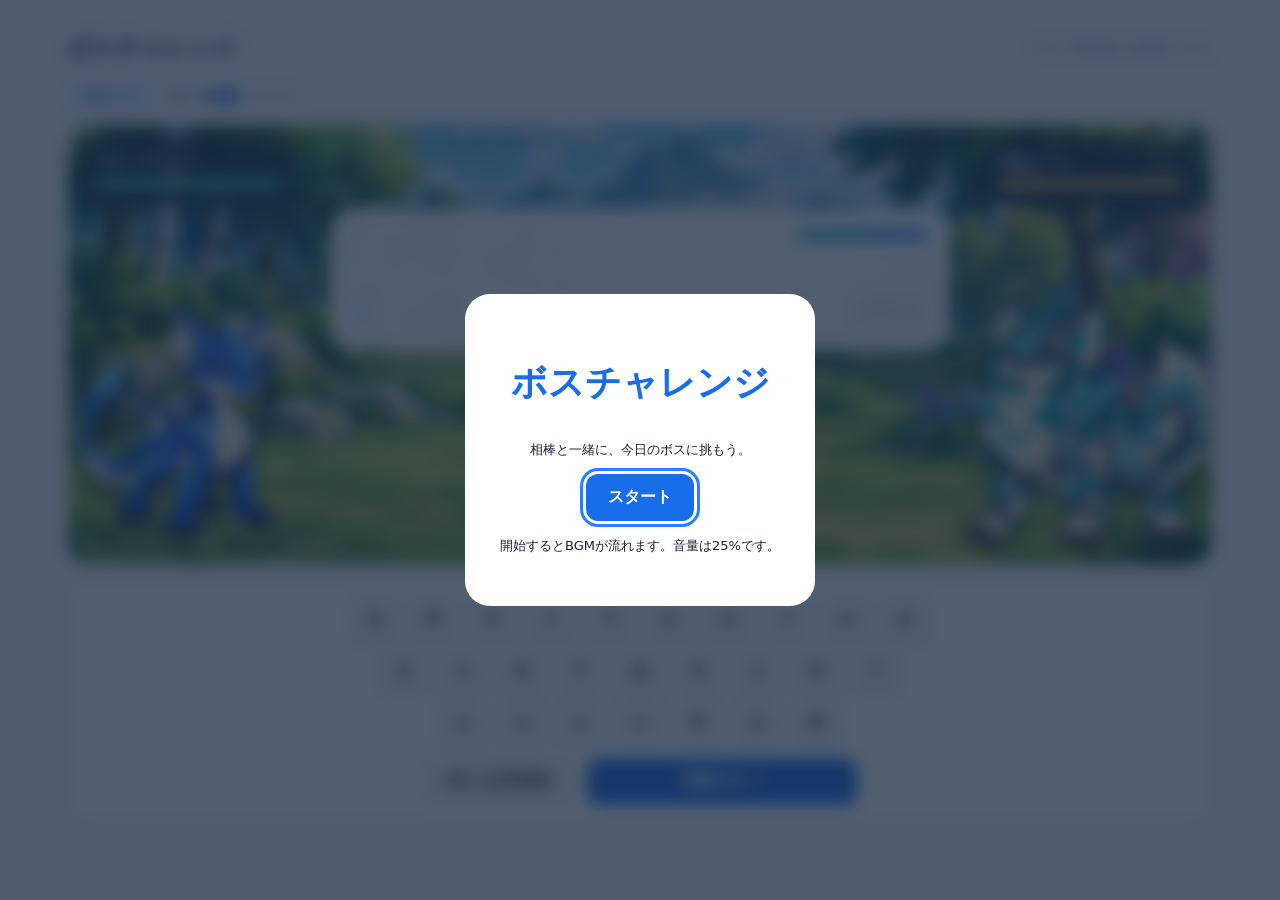
<file: boss-demo.html>
<!doctype html><html lang="ja"><head><meta charset="utf-8"><meta name="viewport" content="width=device-width,initial-scale=1"><title>相棒ボスチャレンジ</title><link rel="stylesheet" href="boss-battle-demo.css?v=6"></head><body><main><header><h1>ボスチャレンジ</h1><p>デモ · 学習記録には影響しません</p></header><div class="audio-bar"><button id="music-toggle" onclick="toggleMusic()" aria-pressed="false">BGM オフ</button><label>音量 <input id="music-volume" type="range" min="0" max="100" value="25" oninput="setVolume(this.value)"></label><span id="music-status" aria-live="polite"></span></div><audio id="bgm" loop preload="metadata"></audio><section id="stage" class="stage"><div class="stats left"><strong>ブルードラゴン</strong><div class="hp"><i id="ally-hp"></i></div><small id="ally-label"></small></div><div class="stats right"><strong id="boss-name">石竜ガルド</strong><div class="hp"><i id="boss-hp"></i></div><small id="boss-label"></small></div><div id="ally" class="ally"><img src="assets/buddy-blue-dragon.png" alt="ブルードラゴン"></div><img id="boss" class="boss" src="assets/boss-stone-dragon-anime.png" alt="石竜ガルド"><section id="question" class="question"><div class="top"><b id="counter"></b><div id="timer" role="progressbar" aria-label="残り時間" aria-valuemin="0" aria-valuemax="35"><i id="time-fill"></i><span id="time-status"></span></div></div><p id="sentence"></p><p id="translation"></p><small id="count"></small><div id="slots" aria-label="解答の文字" role="group"></div><p id="feedback" aria-live="polite"></p><div class="controls"><button id="hint" onclick="hint()"></button><button id="giveup" onclick="hurt('ギブアップ')">ギブアップ</button></div></section></section><section class="keyboard"><div id="keys"></div><div class="actions"><button id="delete" onclick="erase()">⌫ １文字消す</button><button id="submit" onclick="check()">攻撃する ↵</button></div></section></main><div id="selection" class="result" role="dialog" aria-modal="true" aria-labelledby="selection-title"><div><h2 id="selection-title">ボスチャレンジ</h2><p>相棒と一緒に、今日のボスに挑もう。</p><button id="start-battle" onclick="startBattle()">スタート</button><p>開始するとBGMが流れます。音量は25%です。</p></div></div><div id="result" class="result hidden" role="dialog" aria-modal="true" aria-labelledby="result-title"><div><h2 id="result-title"></h2><p id="result-text"></p><strong id="reward"></strong><p>デモのため経験値は実際には加算されません。</p><button onclick="chooseAgain()">もう一度挑戦</button></div></div><script src="example-data.js"></script><script src="qc-feedback.js?v=20261004-highlight3"></script><script src="boss-battle-demo.js?v=20261007-time"></script></body></html>
</file>
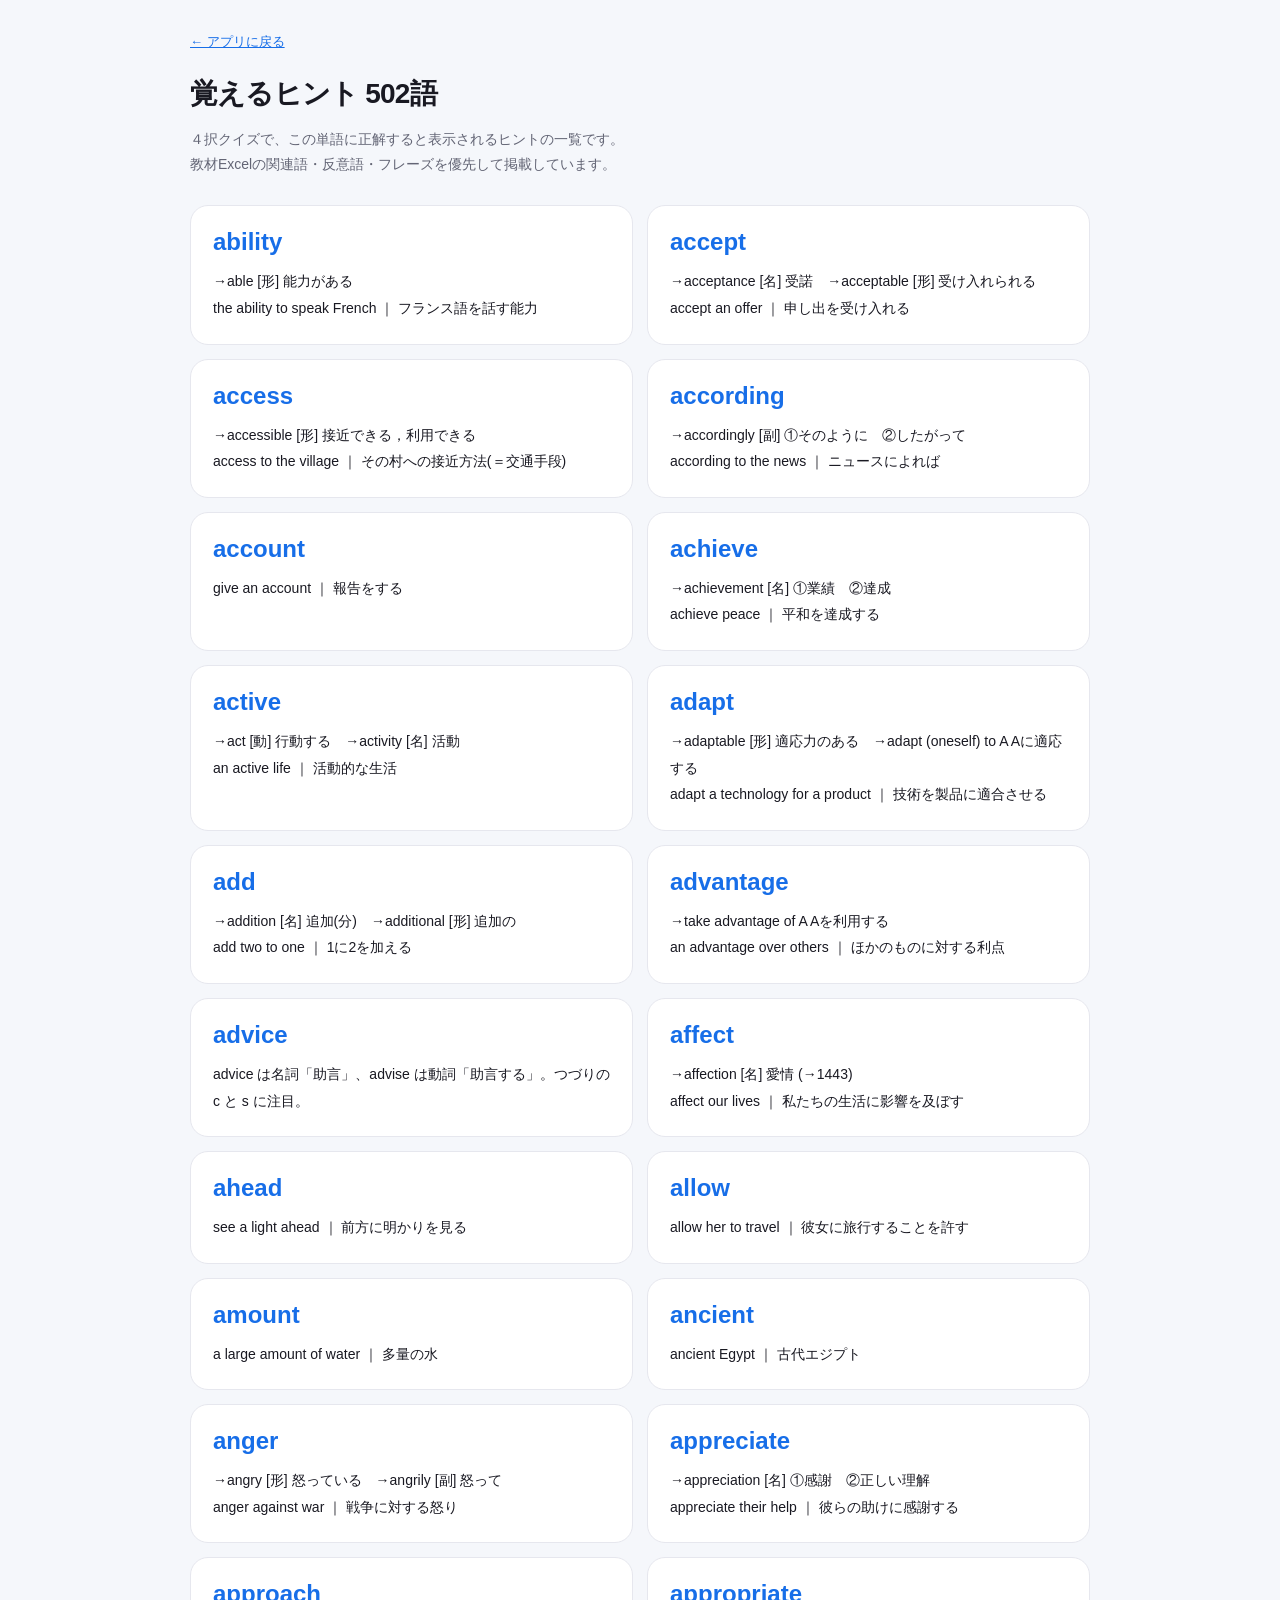
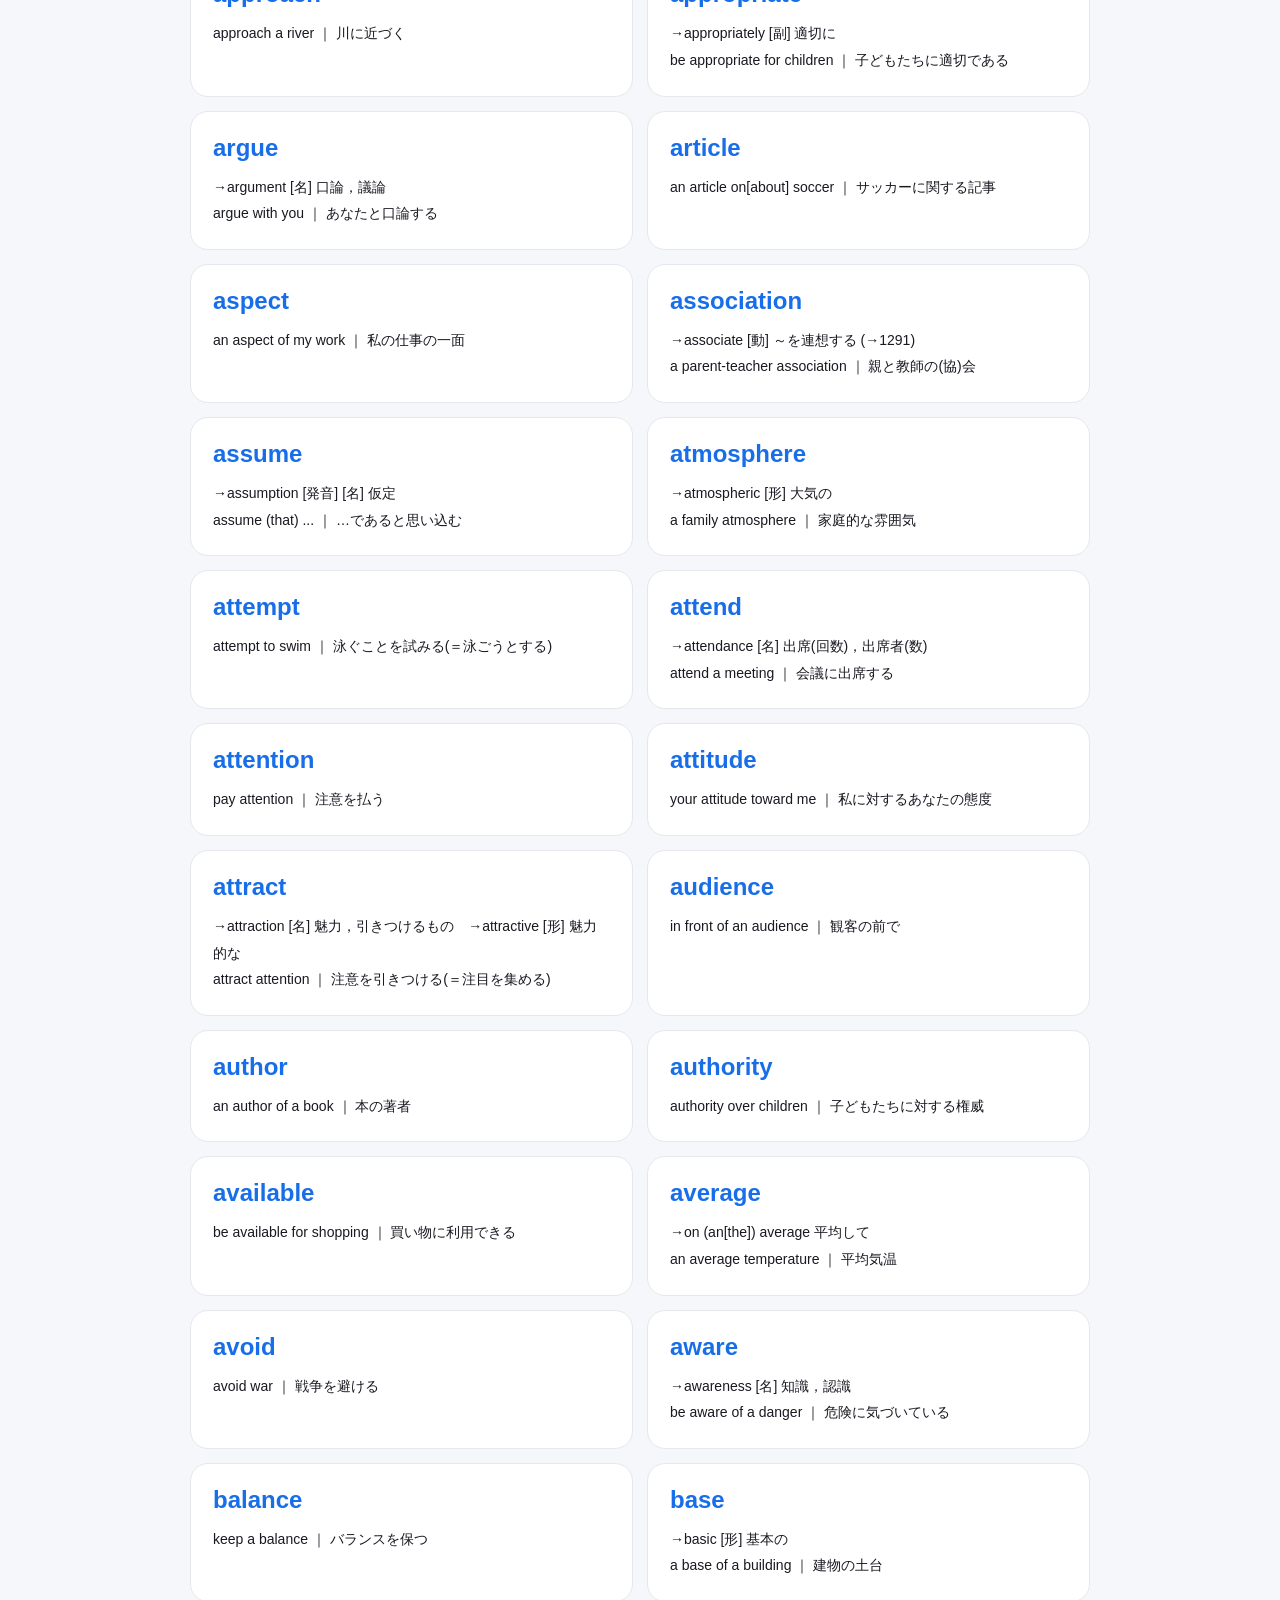
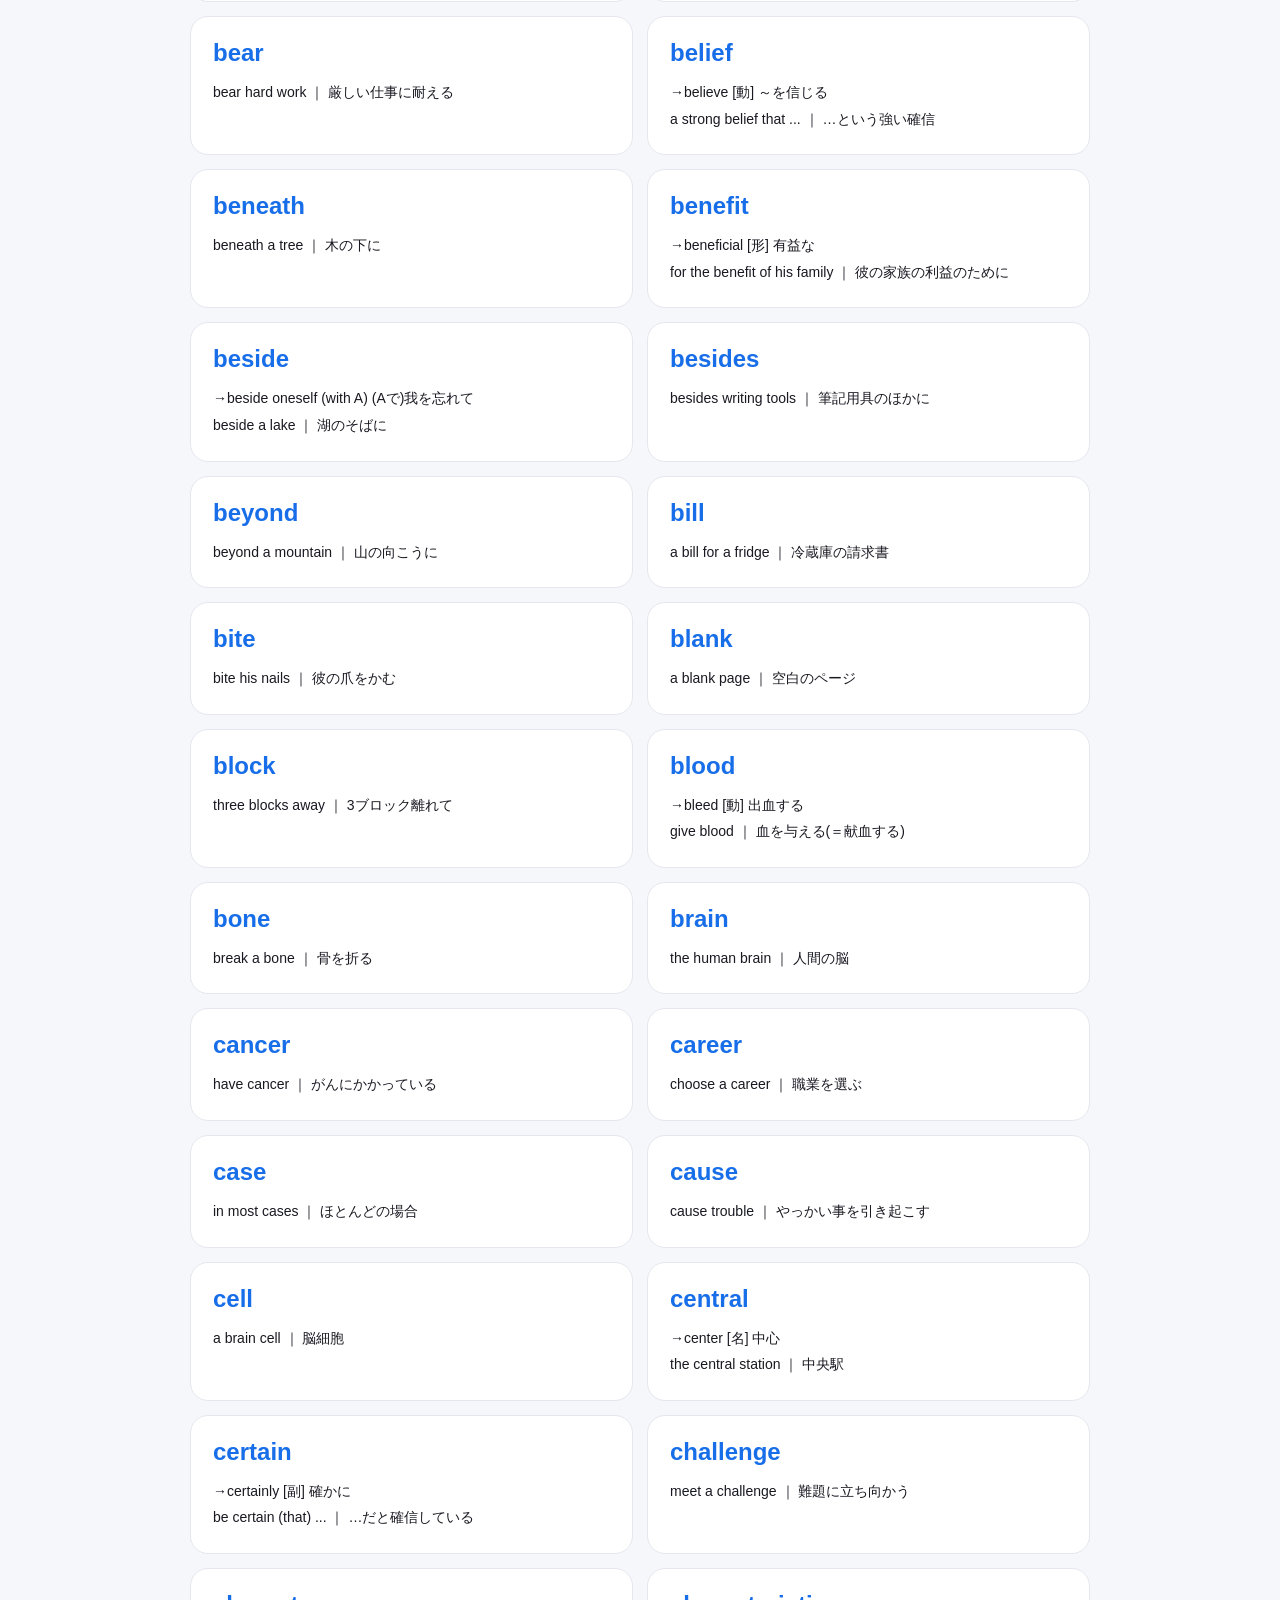
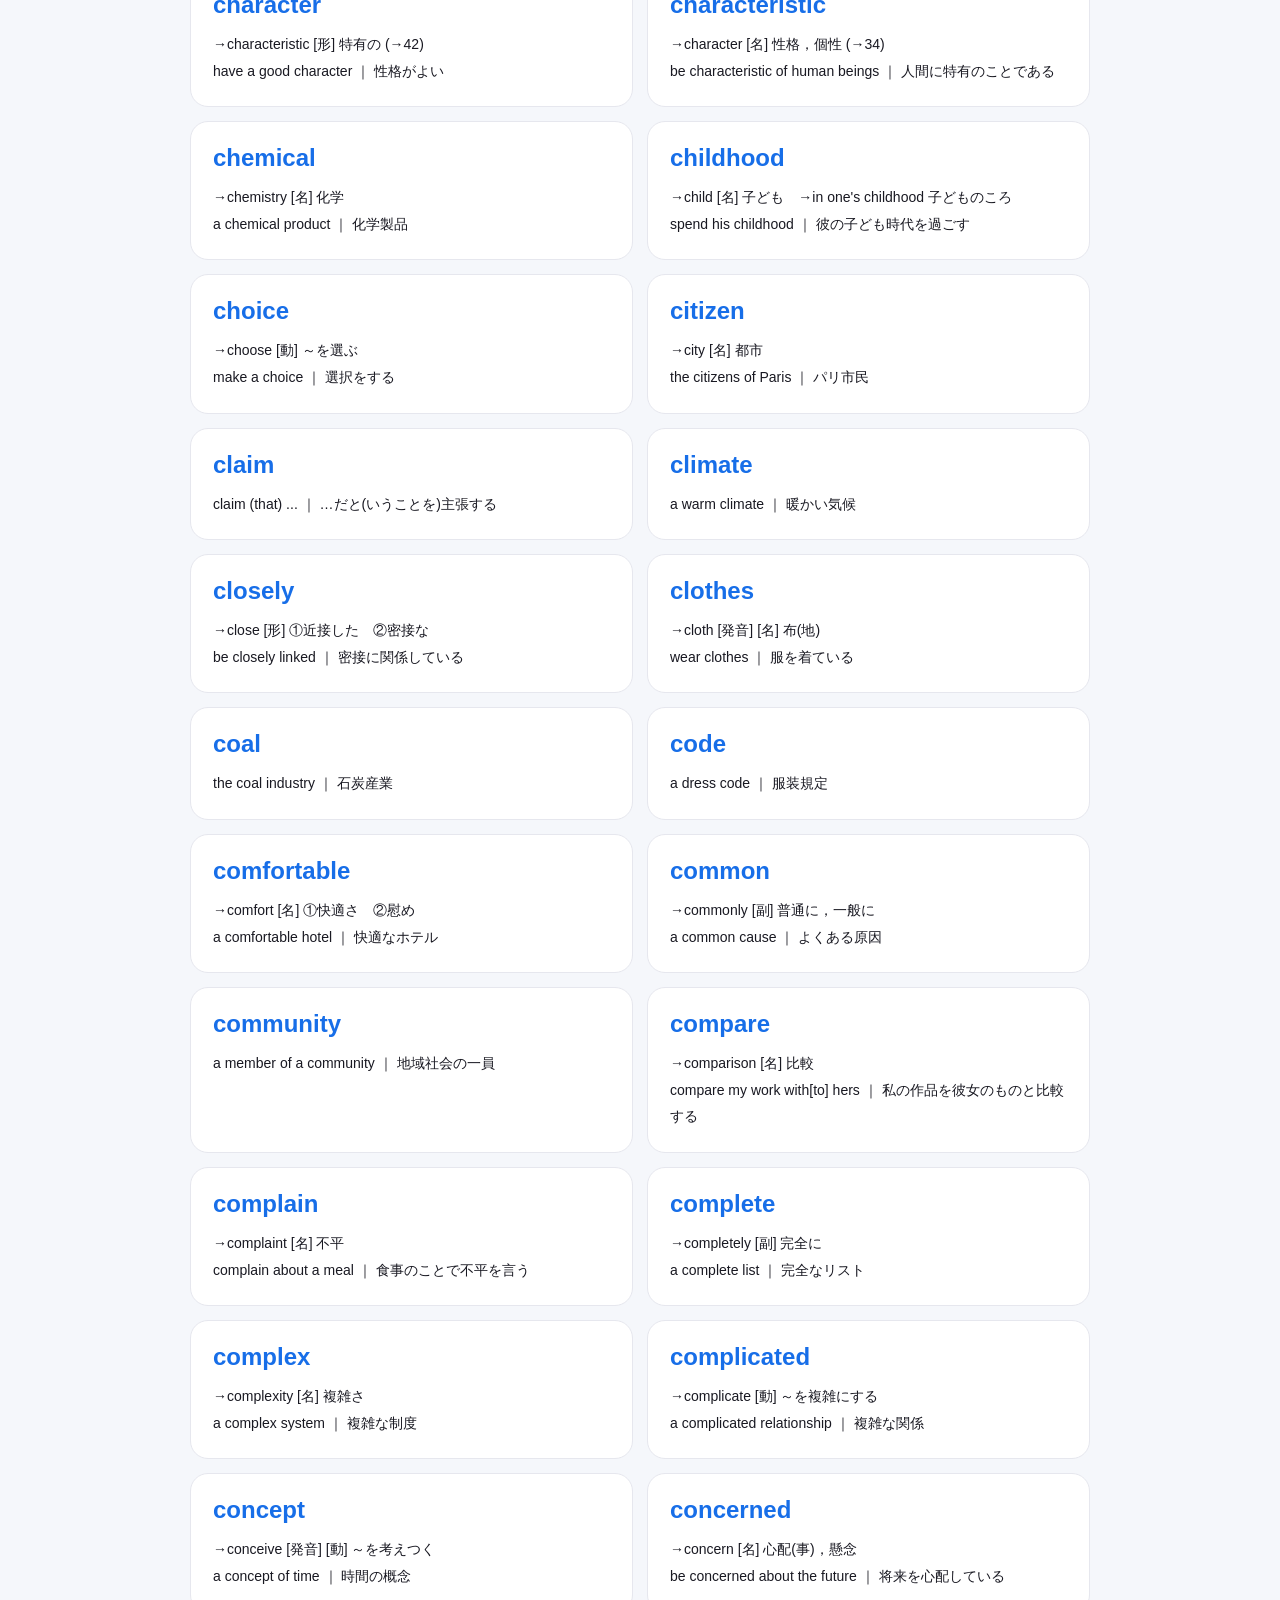
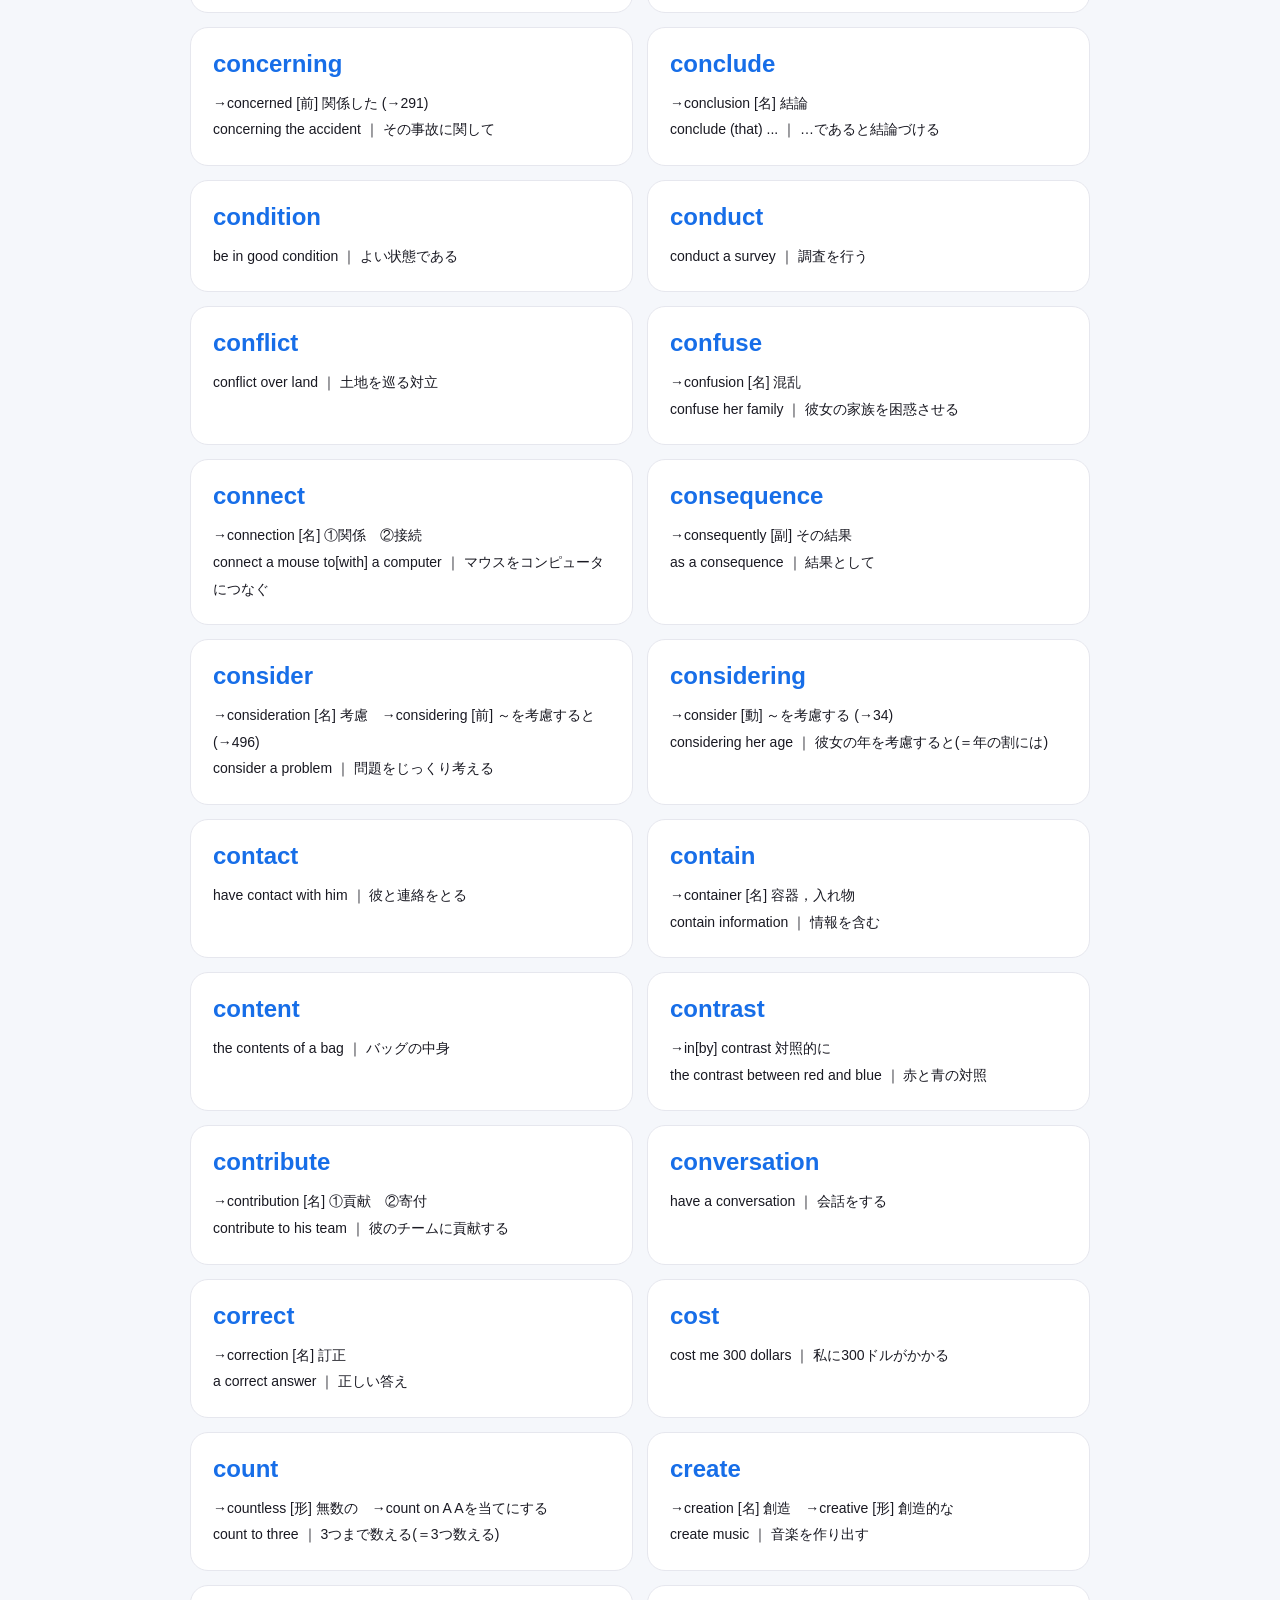
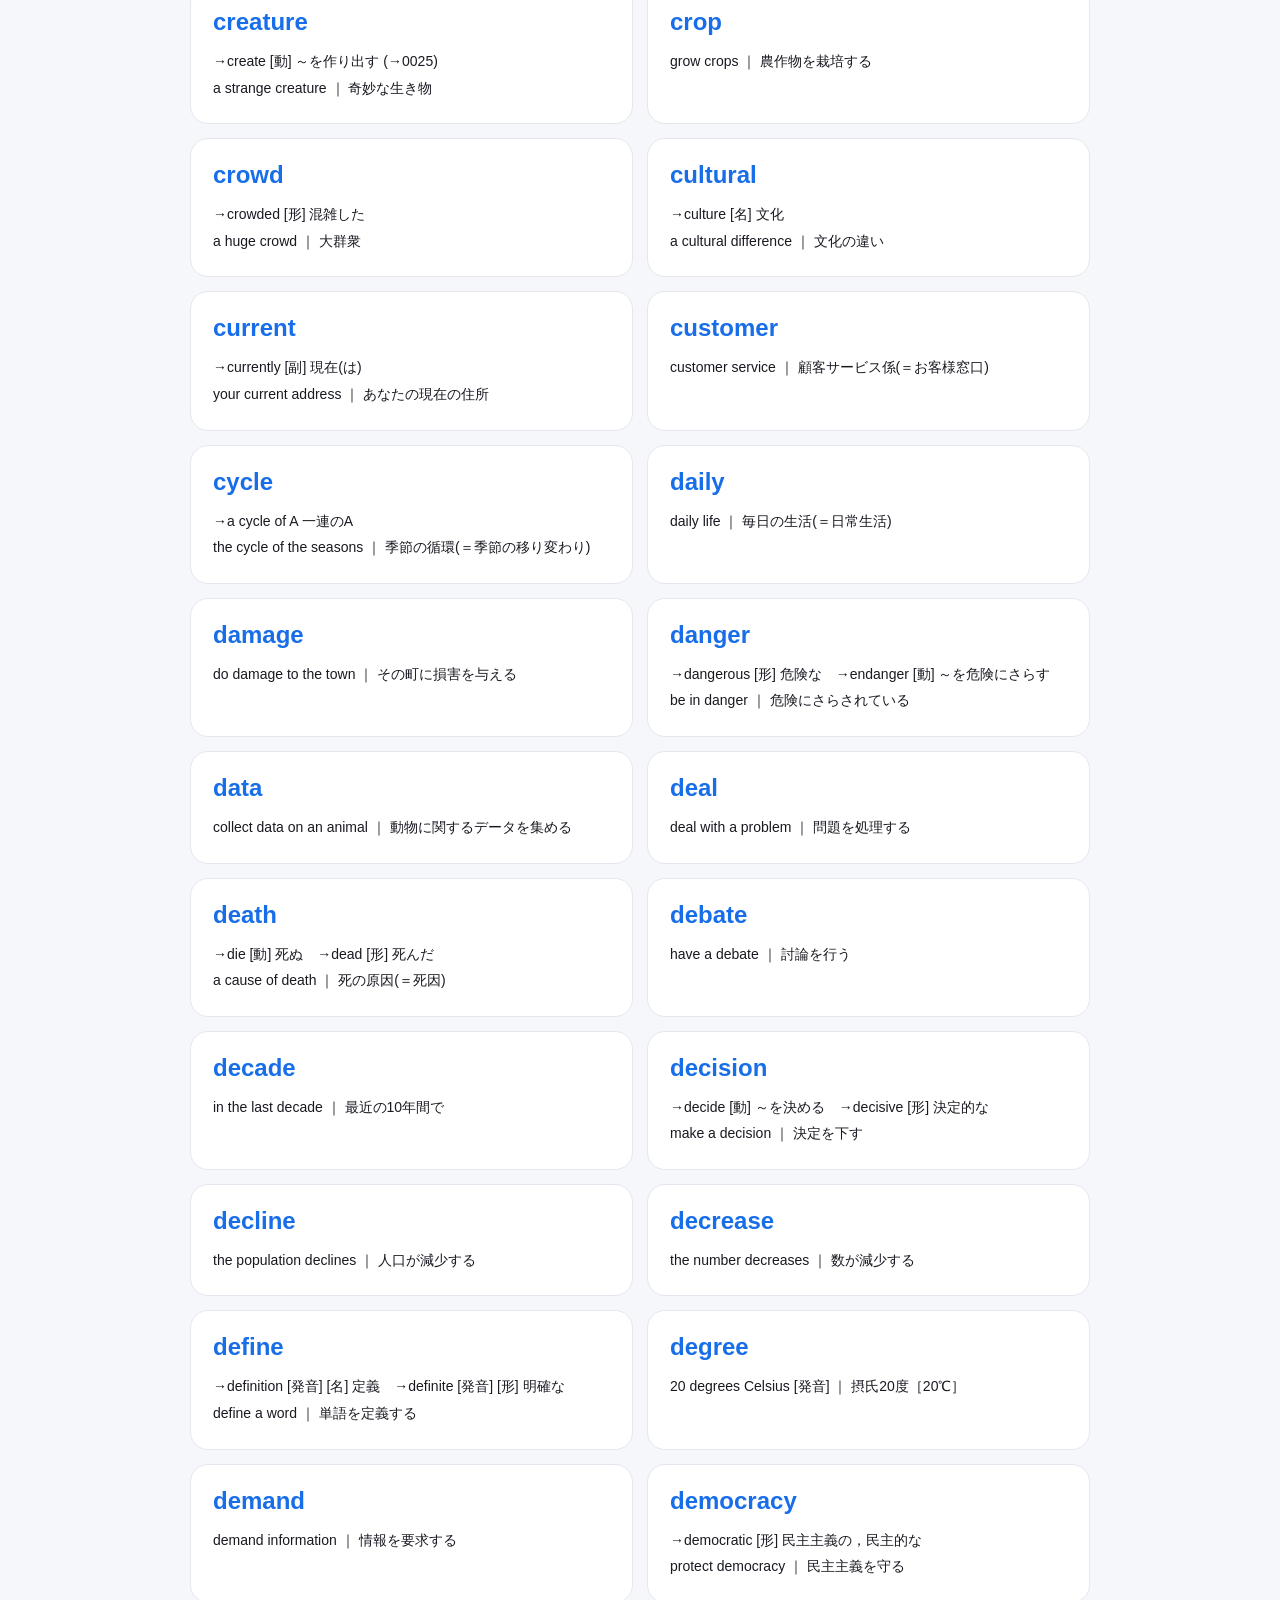
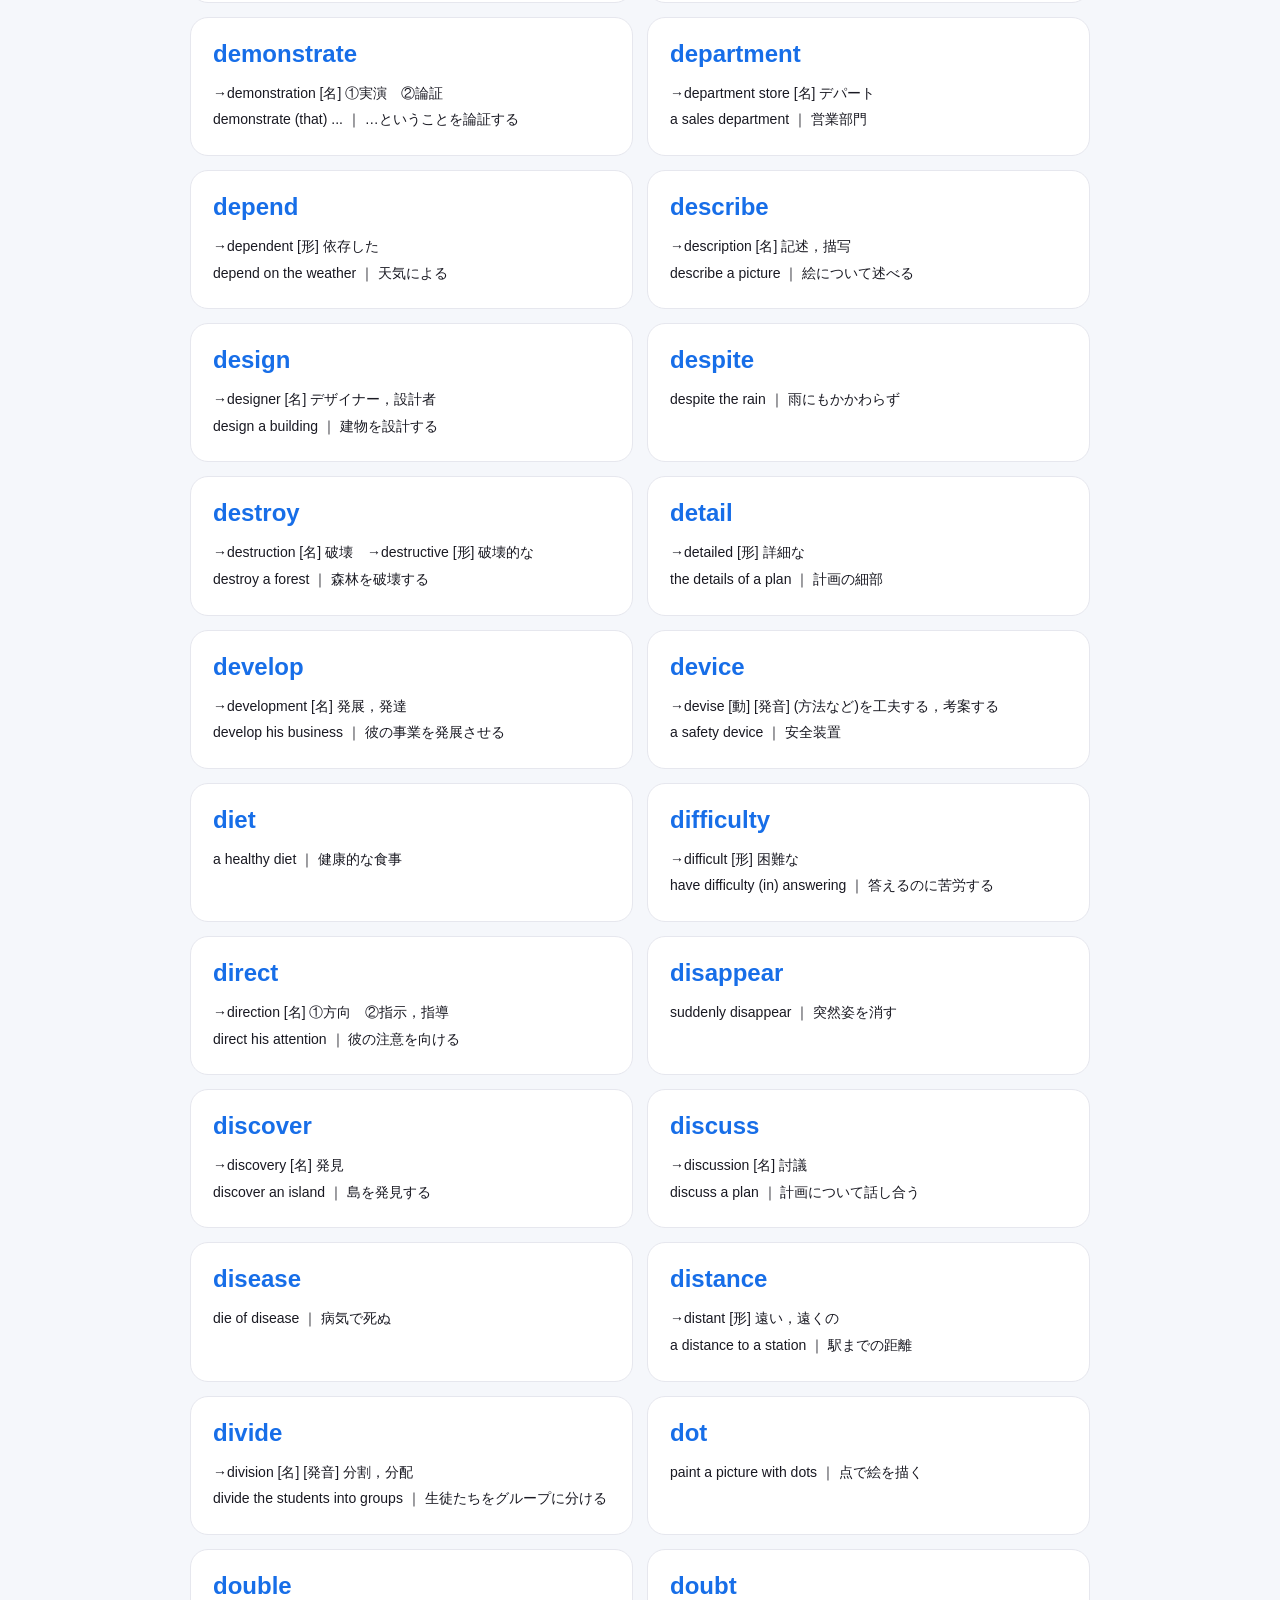
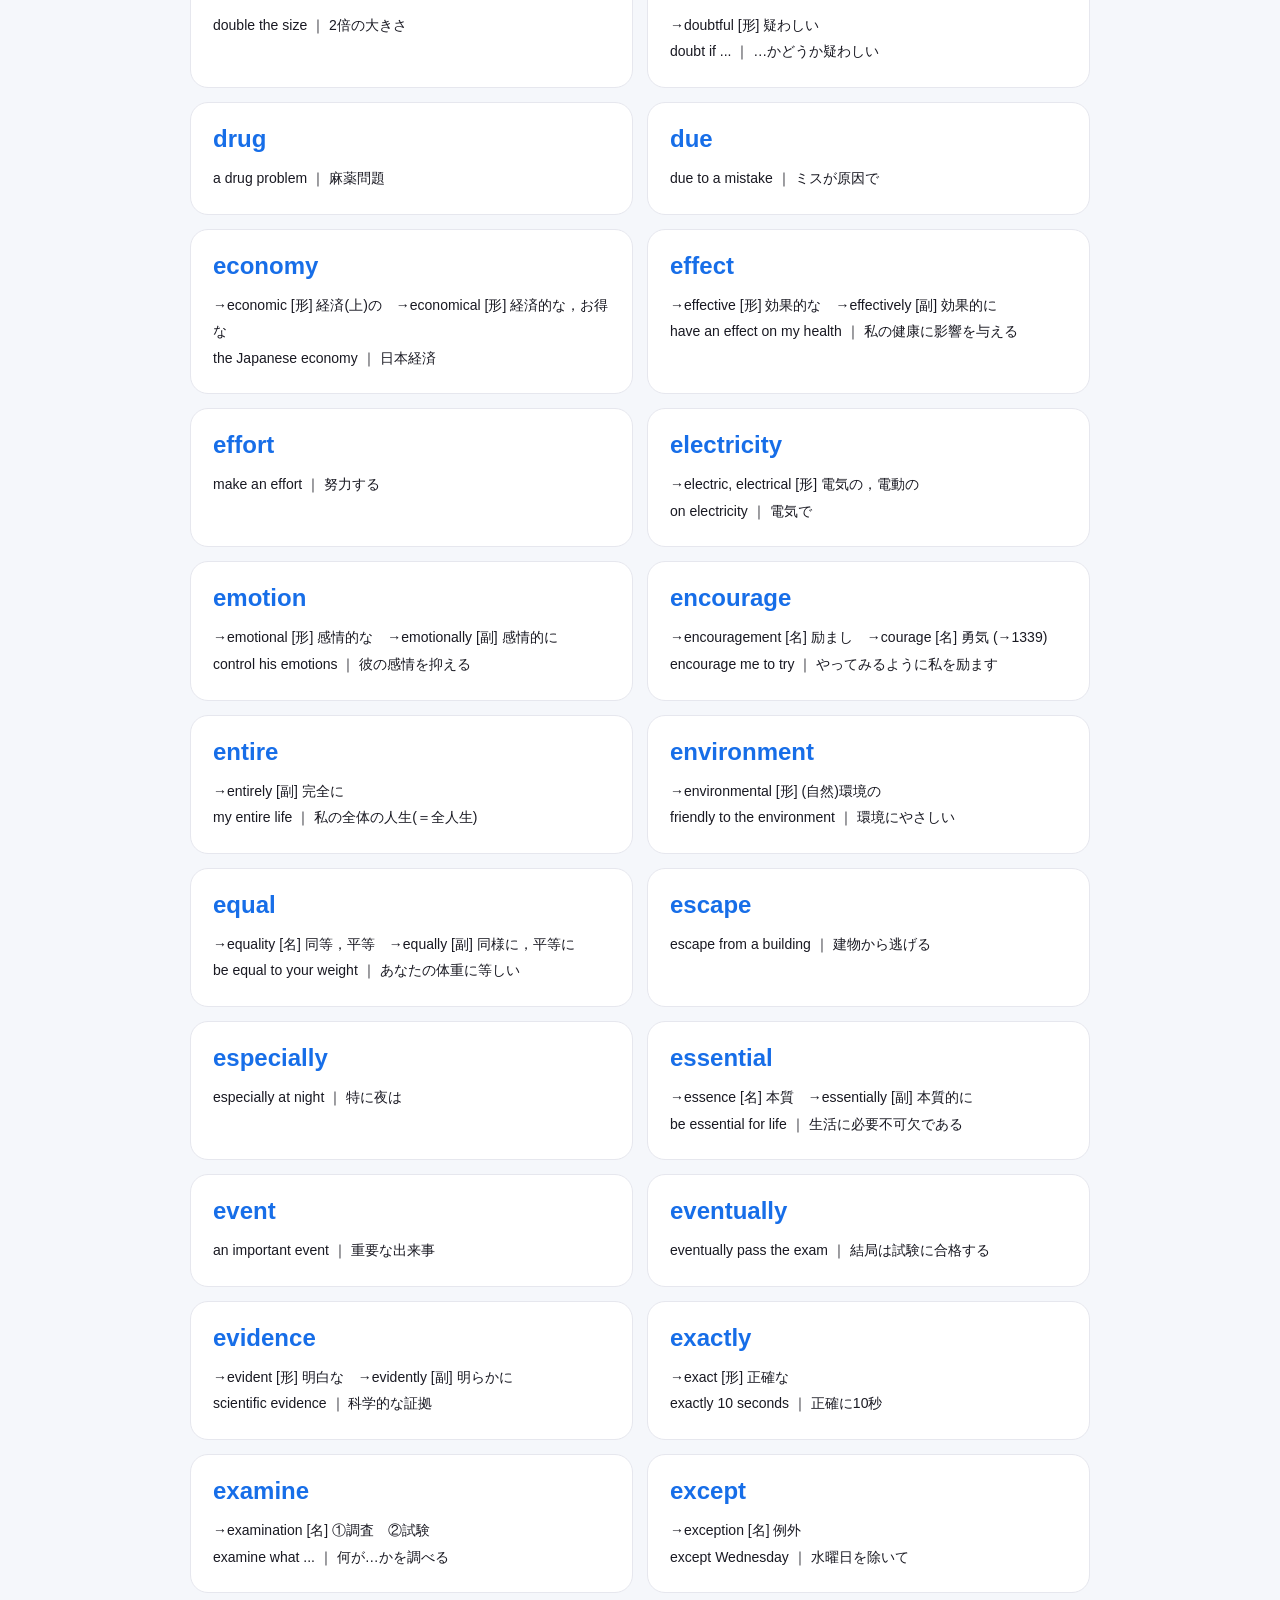
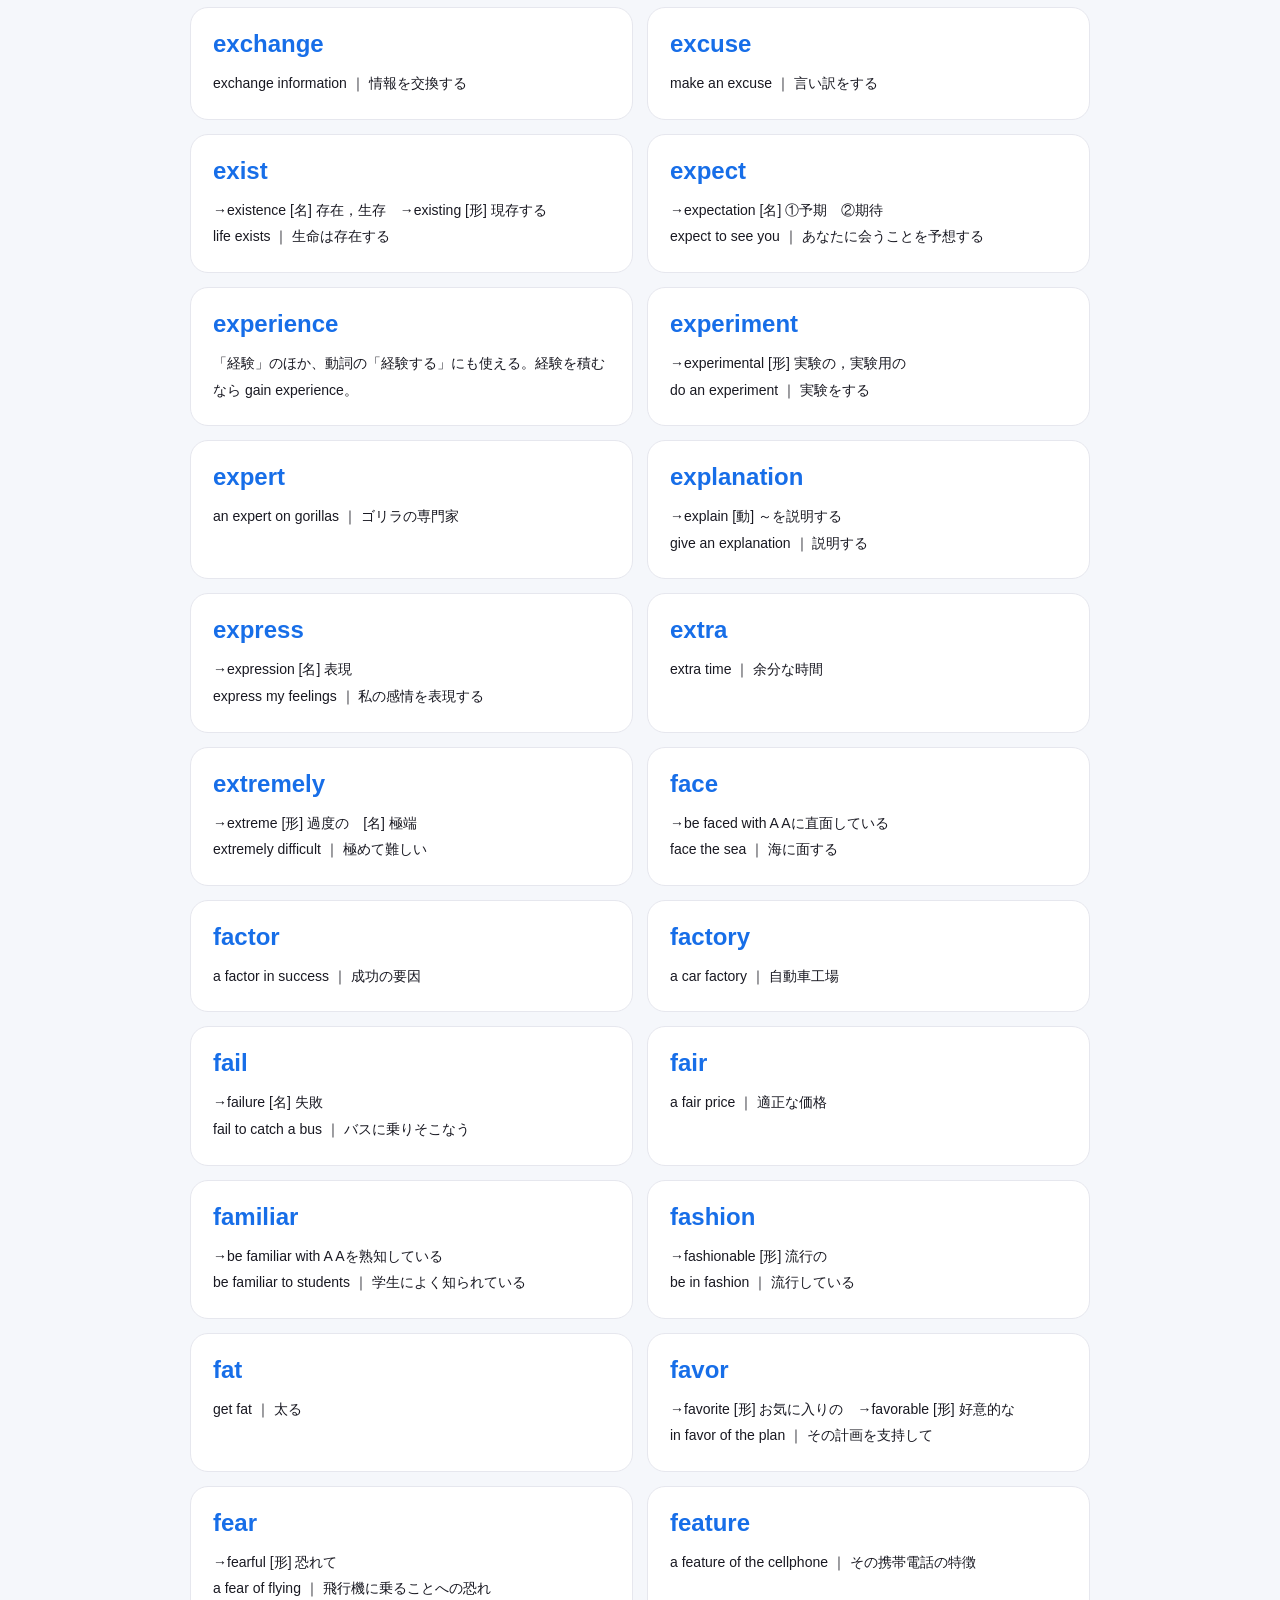
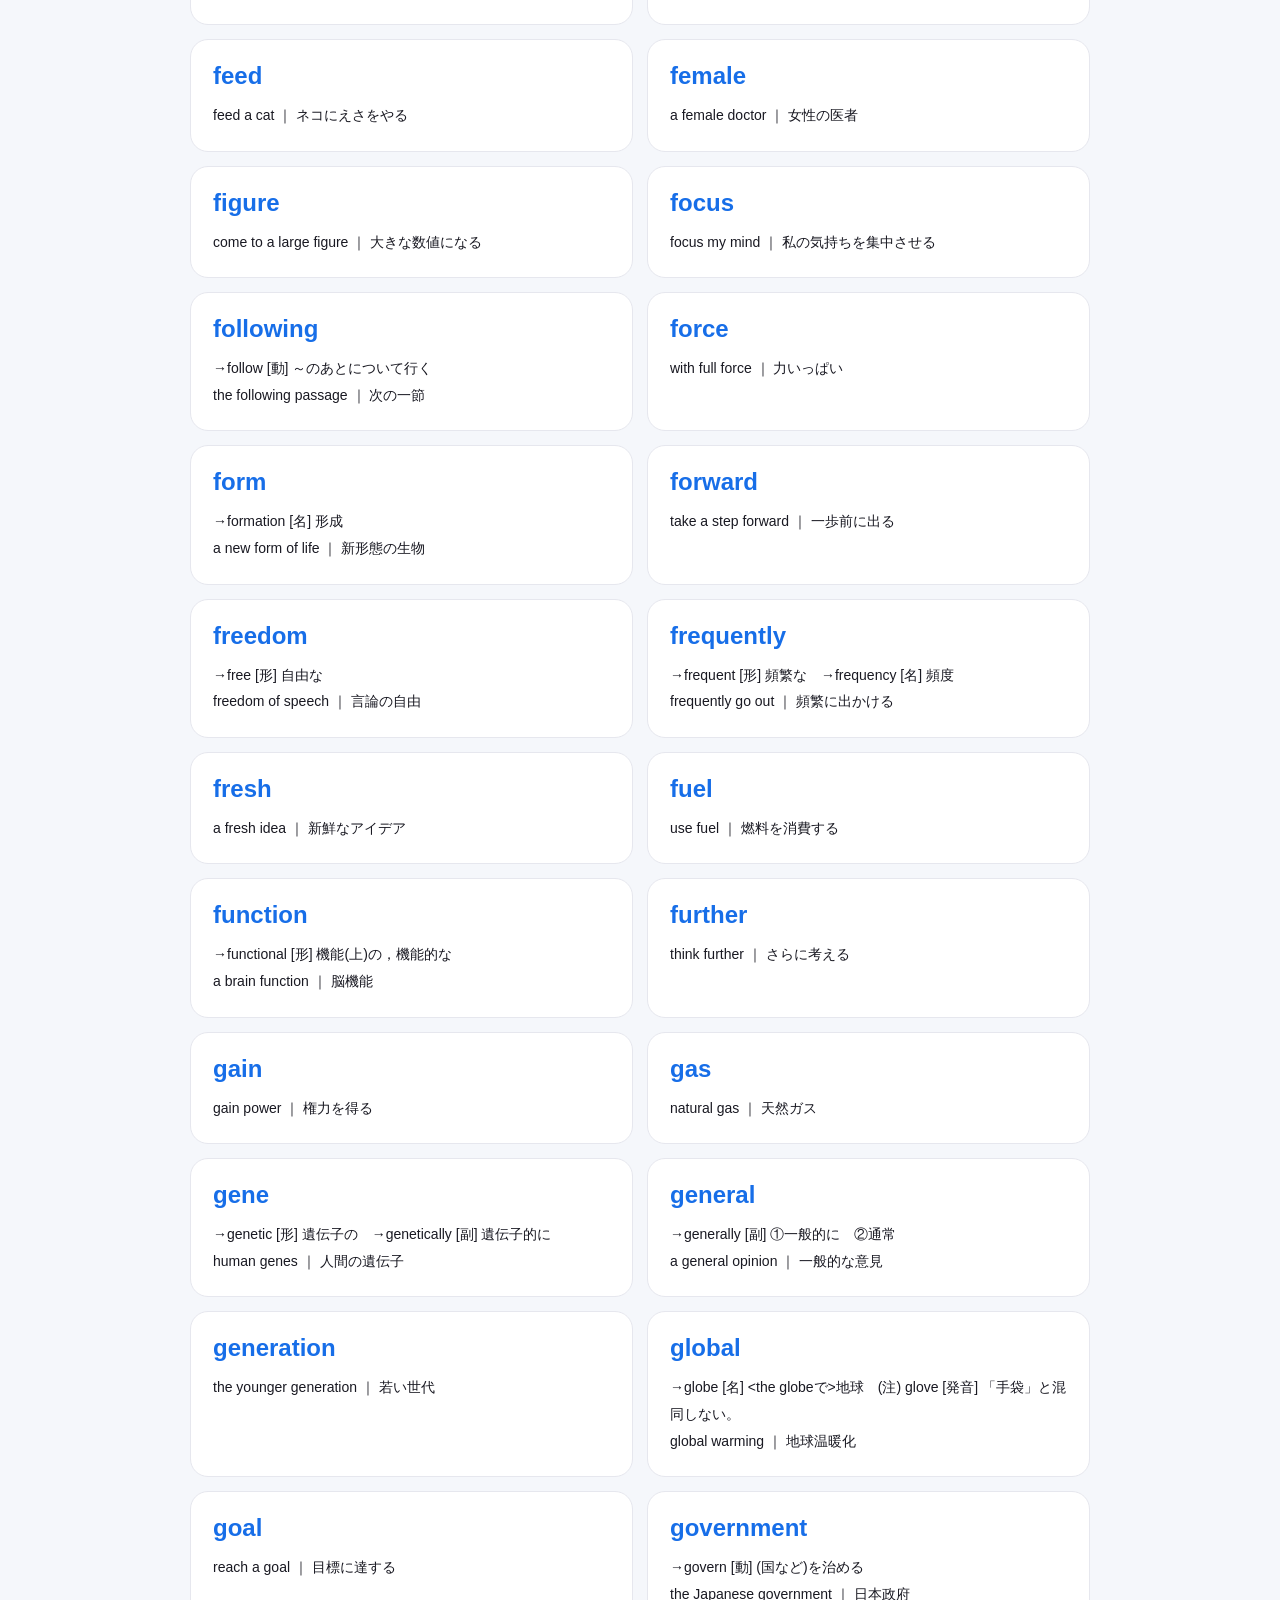
<file: memory-tips.html>
<!doctype html>
<html lang="ja"><meta charset="utf-8"><meta name="viewport" content="width=device-width,initial-scale=1"><title>覚えるヒント一覧 | Word Master</title>
<style>body{margin:0;background:#f5f7fb;color:#191922;font-family:-apple-system,BlinkMacSystemFont,'Segoe UI','Yu Gothic',sans-serif}main{max-width:900px;margin:auto;padding:32px 24px}a{color:#176ee8;font-size:13px}h1{font-size:28px;letter-spacing:-.8px;margin:24px 0 12px}header p{font-size:14px;color:#636575;line-height:1.8}#tips{display:grid;grid-template-columns:repeat(2,minmax(0,1fr));gap:14px;margin-top:28px}article{padding:22px;background:white;border:1px solid #e6e7ee;border-radius:18px}h2{margin:0 0 12px;color:#176ee8;font-size:24px}article p{margin:0;font-size:14px;line-height:1.9}@media(max-width:600px){#tips{grid-template-columns:1fr}}</style>
<main><a href="index.html">← アプリに戻る</a><header><h1>覚えるヒント <span id="count"></span>語</h1><p>４択クイズで、この単語に正解すると表示されるヒントの一覧です。<br>教材Excelの関連語・反意語・フレーズを優先して掲載しています。</p></header><section id="tips"></section></main>
<script src="word-study-notes.js"></script><script src="qc-feedback.js"></script>
<script>
const entries=new Map(Object.entries(wordMemoryTips));
for(const [key,item] of Object.entries(window.wordStudyNotes||{})){const word=key.split('::')[1];entries.set(word,[item.note,item.phrase&&item.translation?item.phrase+' ｜ '+item.translation:''].filter(Boolean).join('\n'));}
document.getElementById('count').textContent=entries.size;
for(const [word,tip] of [...entries].sort(([a],[b])=>a.localeCompare(b))){const card=document.createElement('article'),title=document.createElement('h2'),text=document.createElement('p');title.textContent=word;text.textContent=tip;text.style.whiteSpace='pre-line';card.append(title,text);document.getElementById('tips').append(card);}
</script></html>
</file>
<file: boss-battle-demo.css>
*{box-sizing:border-box}body{margin:0;background:#f2f5fa;color:#172039;font-family:system-ui,'Yu Gothic',sans-serif}main{max-width:1180px;margin:auto;padding:18px}header{display:flex;justify-content:space-between;align-items:center}h1{font-size:23px}header p{font-size:12px;color:#64748b}button{font:inherit;cursor:pointer;touch-action:manipulation}button:disabled{cursor:default;opacity:.5}button:focus-visible{outline:3px solid #2782ff;outline-offset:3px}.stage{height:440px;position:relative;overflow:hidden;isolation:isolate;border-radius:24px;background:linear-gradient(#102b4522,#102b4533),url('assets/exploration-meadow-anime.png') center/cover}.stats{position:absolute;top:16px;width:210px;padding:12px;border-radius:14px;color:white;background:#132b48bb;z-index:5}.left{left:16px}.right{right:16px}.stats strong{font-size:14px}.stats small{font-size:11px}.hp{height:8px;background:#ffffff35;border-radius:9px;overflow:hidden;margin:7px 0}.hp i{display:block;height:100%;background:#68dfc0;transition:width .6s}.right .hp i{background:#ffc56b}.ally{position:absolute;left:0;bottom:10px;width:230px;height:270px;z-index:2}.ally img{width:100%;height:100%;object-fit:contain;transform:scaleX(-1);filter:drop-shadow(0 12px 8px #0005)}.boss{position:absolute;right:0;bottom:5px;width:250px;height:285px;object-fit:contain;z-index:2;filter:drop-shadow(0 12px 8px #0005)}.question{position:absolute;left:23%;right:23%;top:84px;padding:20px;background:#fffffff2;border:1px solid white;border-radius:22px;z-index:4;box-shadow:0 15px 40px #173e4933;transform-origin:100% 0}.top{display:flex;justify-content:space-between;font-size:12px;color:#64748b}#timer{background:#e7effa;padding:4px 10px;border-radius:20px}.urgent{color:#de3447!important}#sentence{font-size:19px;line-height:1.6;margin:14px 0 8px}#translation{font-size:13px;line-height:1.6;margin:0 0 12px}#count{color:#64748b}#slots{display:flex;justify-content:center;gap:5px;flex-wrap:wrap;margin-top:10px}#slots button{width:30px;height:40px;border:1px solid #cdd6e5;border-radius:8px;background:white;font-size:20px;font-weight:700;color:#172039}#slots .current{outline:2px solid #2582ff}#slots .good{color:#138451;background:#e1f8ea;border-color:#55bf85}#slots .bad{color:#da3449;background:#ffe4e8;border-color:#ee7386}#feedback{min-height:20px;font-size:12px;text-align:center;margin:10px 0}.controls{display:flex;justify-content:space-between;gap:8px}.controls button{border:0;border-radius:10px;padding:10px;font-size:11px;background:#edf2f7;color:#536175}#hint{background:#e7f0ff;color:#176ee8}.keyboard{margin-top:14px;padding:16px;border:1px solid #dfe6f0;border-radius:20px;background:white}.key-row{display:flex;justify-content:center;gap:7px;margin-bottom:8px}.key-row button{width:52px;height:44px;background:#f2f5fa;border:1px solid #dbe2ed;border-radius:9px;box-shadow:0 3px 0 #dbe2ed;font-weight:700}.actions{display:flex;justify-content:center;gap:12px;margin-top:14px}.actions button,.result button{border:0;border-radius:12px;padding:13px 22px;background:#edf2f7;font-weight:700}#submit,.result button{background:#176ee8;color:white}#submit{width:270px}.arriving{animation:arrive .75s}.attacking{animation:attack .7s}.hurting{animation:hit .65s}.casting{animation:cast .7s}.helping{animation:help .7s}.shot{position:absolute;top:65%;left:15%;width:65px;height:24px;border-radius:50%;background:#aaf9ff;box-shadow:0 0 24px 8px #64dcff;z-index:6;animation:shot .65s forwards}.enemy-shot{left:85%;background:#ffcb82;box-shadow:0 0 25px 8px #ff8739;animation:enemyshot .65s forwards}.damage{position:absolute;right:8%;top:40%;color:#fff2a6;font-size:36px;font-weight:900;text-shadow:0 2px 5px #000;z-index:7;animation:damage 1.2s forwards}.damage.friendly{right:auto;left:8%;color:#ffb8b8}.defeated{animation:defeat 2.4s forwards}.wave{position:absolute;right:8%;top:45%;width:130px;height:130px;border:7px solid #ffe5a3;border-radius:50%;z-index:6;animation:wave 2s .3s both;box-shadow:0 0 40px #fff}.light{position:absolute;inset:0;background:radial-gradient(circle at 85% 65%,white,#ffdc8588 30%,transparent 65%);z-index:5;animation:light 2s both}.particle{position:absolute;left:85%;top:65%;width:9px;height:15px;background:#ffe3a0;border-radius:3px;z-index:7;animation:particle 2.5s var(--delay) both}.result{position:fixed;inset:0;background:#15253dbb;backdrop-filter:blur(8px);display:grid;place-items:center;z-index:20;padding:20px}.result>div{background:white;border-radius:25px;text-align:center;max-width:460px;padding:35px}.result h2{font-size:36px;color:#176ee8}.result strong{font-size:28px;color:#bf8820}.result p{font-size:13px;line-height:1.8}.hidden{display:none!important}@keyframes arrive{from{opacity:0;transform:translate(100px,-50px) scale(.2)}to{opacity:1;transform:none}}@keyframes attack{40%{transform:translateX(28px) rotate(4deg)}}@keyframes hit{20%,60%{transform:translateX(-8px);filter:brightness(1.7)}40%,80%{transform:translateX(8px)}}@keyframes cast{40%{transform:translateY(-10px);filter:drop-shadow(0 0 18px #ffd494)}}@keyframes help{50%{transform:translateY(-8px);filter:drop-shadow(0 0 14px #68efff)}}@keyframes shot{to{left:85%;opacity:0;transform:scale(1.8)}}@keyframes enemyshot{to{left:15%;opacity:0;transform:scale(1.8)}}@keyframes damage{to{transform:translateY(-55px);opacity:0}}@keyframes defeat{15%,35%{transform:translateX(-10px)}25%,45%{transform:translateX(10px)}55%{filter:brightness(8) drop-shadow(0 0 35px white);transform:scale(1.1)}100%{filter:brightness(8);transform:translateY(-90px) scale(.2);opacity:0}}@keyframes wave{from{transform:scale(.1);opacity:1}to{transform:scale(12);opacity:0}}@keyframes light{0%,100%{opacity:0}40%{opacity:1}}@keyframes particle{from{opacity:1;transform:rotate(var(--angle)) translateX(0)}to{opacity:0;transform:rotate(var(--angle)) translateX(220px) rotate(160deg)}}@media(max-width:800px){.stage{height:520px}.ally{top:82px;bottom:auto;left:4%;height:185px;width:170px}.boss{top:82px;bottom:auto;right:4%;height:190px;width:185px}.question{top:265px;left:16%;right:16%;padding:14px}#sentence{margin:8px 0;font-size:16px}#translation{margin-bottom:6px}.stats{width:180px}}@media(max-width:450px){main{padding:10px}header p{max-width:110px;font-size:10px}h1{font-size:19px}.stage{height:555px}.question{left:10px;right:10px}.stats{width:145px;padding:10px}.left{left:10px}.right{right:10px}.ally{width:145px;left:1%}.boss{width:165px;right:1%}.keyboard{padding:10px}.key-row{gap:4px}.key-row button{width:calc((100vw -72px)/10);height:40px}.actions{gap:6px}.actions button{padding:12px;font-size:12px}#submit{width:160px}}@media(prefers-reduced-motion:reduce){*,*:before,*:after{animation:none!important;transition:none!important}.defeated{opacity:0}.shot,.wave,.light,.particle,.damage{display:none}}
.audio-bar{display:flex;align-items:center;gap:15px;margin:0 0 12px;color:#64748b;font-size:12px}.audio-bar button{border:0;border-radius:20px;background:#e0ebff;color:#176ee8;padding:8px 14px}.audio-bar label{display:flex;align-items:center;gap:8px}.audio-bar input{width:100px;accent-color:#176ee8}.audio-bar span{font-size:11px}#boss-options{display:flex;gap:10px;margin:20px 0}.boss-option{width:120px;border:2px solid #e1e7f0;border-radius:15px;background:#f5f8fc;padding:8px;color:#172039}.boss-option img{height:105px;width:100%;object-fit:contain}.boss-option span{display:block;font-size:12px;font-weight:700}.boss-option small{font-size:10px;color:#64748b}.boss-option.selected{border-color:#176ee8;background:#e8f1ff;box-shadow:0 4px 15px #176ee822}.impact-ring,.impact-flash{position:absolute;top:60%;width:100px;height:100px;z-index:8;pointer-events:none}.boss-impact{right:7%}.ally-impact{left:6%}.impact-ring{border:7px solid #fff1bd;border-radius:50%;box-shadow:0 0 25px #ffbc59;animation:impactring .55s ease-out forwards}.impact-flash{background:#fff5c3;clip-path:polygon(50% 0%,60% 35%,95% 15%,70% 45%,100% 60%,65% 65%,75% 100%,50% 75%,20% 100%,30% 65%,0 50%,35% 40%,15% 10%,45% 30%);animation:impactburst .4s ease-out forwards}.hurting{animation:damage-recoil .8s ease-out!important}.impact-shake{animation:stagehit .35s}.shot,.enemy-shot{animation-duration:.55s}@keyframes damage-recoil{0%{transform:translateX(0)}12%{transform:translateX(16px) rotate(5deg);filter:brightness(2) drop-shadow(0 0 20px #ffb55d)}25%{transform:translateX(-13px) rotate(-4deg)}38%{transform:translateX(10px) rotate(3deg)}51%{transform:translateX(-8px)}65%{transform:translateX(5px)}80%{transform:translateX(-3px)}100%{transform:none}}@keyframes stagehit{20%{transform:translate(3px,-2px)}40%{transform:translate(-3px,2px)}60%{transform:translate(2px,1px)}80%{transform:translate(-2px,-1px)}}@keyframes impactring{from{transform:scale(.2);opacity:1}to{transform:scale(2.2);opacity:0}}@keyframes impactburst{from{transform:scale(.3) rotate(-20deg);opacity:1}to{transform:scale(1.7) rotate(20deg);opacity:0}}@media(max-width:800px){.impact-ring,.impact-flash{top:30%}}@media(max-width:450px){#selection>div{padding:20px 12px;width:100%}.boss-option{width:30%;flex:1}.boss-option img{height:90px}.result h2{font-size:28px}.audio-bar{gap:8px;flex-wrap:wrap}}@media(prefers-reduced-motion:reduce){.hurting,.impact-shake{animation:none!important}.impact-ring,.impact-flash{display:none}}

#timer{position:relative;width:130px;height:10px;padding:0;background:#dfe7f2;align-self:center;overflow:visible}#time-fill{display:block;height:100%;border-radius:20px;background:linear-gradient(90deg,#27b6b3,#2782ff);transition:width .2s linear}#timer.urgent #time-fill{background:#ef5266}#time-status{position:absolute;right:0;top:14px;white-space:nowrap;font-size:11px;color:#176ee8}
</file>
